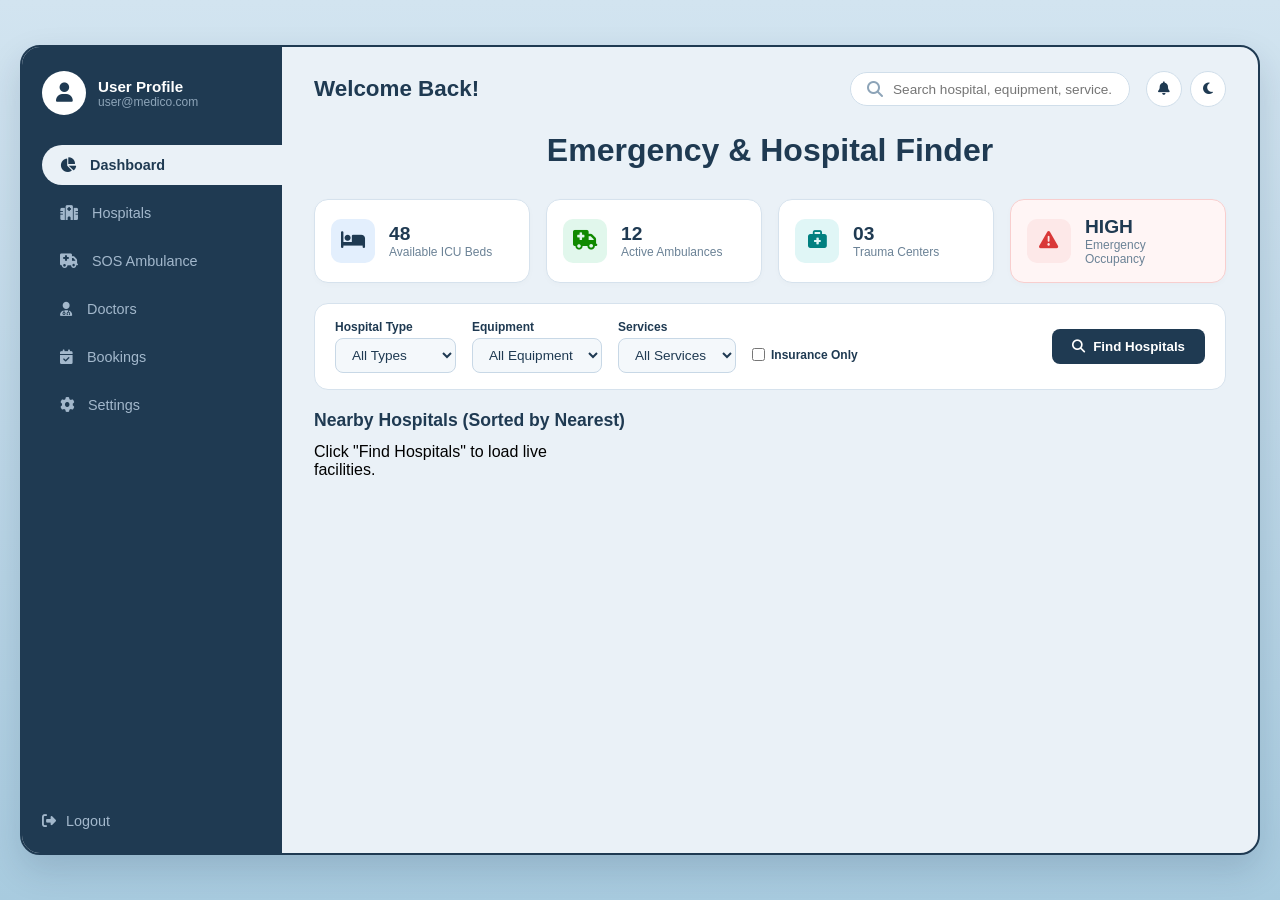
<file: index.html>
<!DOCTYPE html>
<html lang="en">
<head>
    <meta charset="UTF-8">
    <meta name="viewport" content="width=device-width, initial-scale=1.0">
    <title>Medico - Emergency & Healthcare Dashboard</title>
    <link rel="stylesheet" href="style.css">
    <!-- FontAwesome Icons -->
    <link rel="stylesheet" href="https://cdnjs.cloudflare.com/ajax/libs/font-awesome/6.4.0/css/all.min.css">
</head>
<body>

    <div class="dashboard-container">

        <!-- Dark Blue Sidebar -->
        <aside class="sidebar">
            <div class="profile-section">
                <div class="avatar-box">
                    <i class="fa-solid fa-user"></i>
                </div>
                <div class="user-info">
                    <h3>User Profile</h3>
                    <p>user@medico.com</p>
                </div>
            </div>

            <nav class="sidebar-menu">
                <ul>
                    <li class="active"><a href="#"><i class="fa-solid fa-chart-pie"></i> Dashboard</a></li>
                    <li><a href="#"><i class="fa-solid fa-hospital"></i> Hospitals</a></li>
                    <li><a href="#"><i class="fa-solid fa-truck-medical"></i> SOS Ambulance</a></li>
                    <li><a href="#"><i class="fa-solid fa-user-doctor"></i> Doctors</a></li>
                    <li><a href="#"><i class="fa-solid fa-calendar-check"></i> Bookings</a></li>
                    <li><a href="#"><i class="fa-solid fa-gear"></i> Settings</a></li>
                </ul>
            </nav>

            <div class="sidebar-footer">
                <a href="login.html" class="logout-btn"><i class="fa-solid fa-right-from-bracket"></i> Logout</a>
            </div>
        </aside>

        <!-- Main Dashboard View Area -->
        <main class="main-content">

            <!-- Top Header & Search Bar -->
            <header class="top-header">
                <h2>Welcome Back!</h2>
                <div class="header-controls">
                    <div class="search-box">
                        <i class="fa-solid fa-magnifying-glass"></i>
                        <input type="text" placeholder="Search hospital, equipment, service...">
                    </div>
                    <div class="icon-group">
                        <button class="icon-btn"><i class="fa-solid fa-bell"></i></button>
                        <button class="icon-btn"><i class="fa-solid fa-moon"></i></button>
                    </div>
                </div>
            </header>

            <!-- Section Title -->
            <div class="dashboard-banner">
                <h1>Emergency & Hospital Finder</h1>
            </div>

            <!-- Overview Metric Cards (KPI Row) -->
            <section class="overview-grid">
                <div class="metric-card">
                    <div class="card-icon bg-blue"><i class="fa-solid fa-bed"></i></div>
                    <div class="card-info">
                        <h3>48</h3>
                        <p>Available ICU Beds</p>
                    </div>
                </div>

                <div class="metric-card">
                    <div class="card-icon bg-green"><i class="fa-solid fa-truck-medical"></i></div>
                    <div class="card-info">
                        <h3>12</h3>
                        <p>Active Ambulances</p>
                    </div>
                </div>

                <div class="metric-card">
                    <div class="card-icon bg-teal"><i class="fa-solid fa-briefcase-medical"></i></div>
                    <div class="card-info">
                        <h3>03</h3>
                        <p>Trauma Centers</p>
                    </div>
                </div>

                <div class="metric-card card-alert">
                    <div class="card-icon bg-red"><i class="fa-solid fa-triangle-exclamation"></i></div>
                    <div class="card-info">
                        <h3>HIGH</h3>
                        <p>Emergency Occupancy</p>
                    </div>
                </div>
            </section>

            <!-- Middle Filter Row -->
            <section class="filter-panel">
                <div class="filter-group">
                    <label>Hospital Type</label>
                    <select id="typeFilter">
                        <option value="">All Types</option>
                        <option value="Government">Government</option>
                        <option value="Private">Private</option>
                    </select>
                </div>

                <div class="filter-group">
                    <label>Equipment</label>
                    <select id="equipmentFilter">
                        <option value="">All Equipment</option>
                        <option value="X-Ray">X-Ray</option>
                        <option value="CT Scan">CT Scan</option>
                        <option value="MRI Machine">MRI Machine</option>
                    </select>
                </div>

                <div class="filter-group">
                    <label>Services</label>
                    <select id="serviceFilter">
                        <option value="">All Services</option>
                        <option value="Blood Test">Blood Test</option>
                        <option value="ECG">ECG</option>
                        <option value="Ultrasound">Ultrasound</option>
                    </select>
                </div>

                <div class="filter-group checkbox-group">
                    <label><input type="checkbox" id="insuranceFilter"> Insurance Only</label>
                </div>

                <button id="searchBtn" class="search-btn" onclick="findHospitals()">
                    <i class="fa-solid fa-magnifying-glass"></i> Find Hospitals
                </button>
            </section>

            <!-- Results Section Grid -->
            <section class="results-section">
                <h3>Nearby Hospitals (Sorted by Nearest)</h3>
                <div id="hospitalList" class="hospital-grid">
                    <p class="placeholder-text">Click "Find Hospitals" to load live facilities.</p>
                </div>
            </section>

        </main>
    </div>

    <!-- Modal for Doctor Schedule & Details -->
    <div id="detailsModal" class="modal">
        <div class="modal-content">
            <span class="close-btn" onclick="closeModal()">&times;</span>
            <h2 id="modalHospitalName">Hospital Details</h2>
            <p id="modalBeds">Available Beds: --</p>
            <p id="modalInsurance">Accepts Insurance: --</p>
            <h3>Available Doctors & Schedule</h3>
            <div id="doctorList"></div>
            <button id="modalDirectionsBtn" class="directions-btn"><i class="fa-solid fa-location-arrow"></i> Get Navigation Directions</button>
        </div>
    </div>

    <script src="script.js"></script>
    <!-- SOS Ambulance Dispatch Modal -->
    <div id="sosModal" class="modal">
        <div class="modal-content sos-content">
            <span class="close-btn" onclick="closeModal('sosModal')">&times;</span>
            <div class="sos-header">
                <i class="fa-solid fa-truck-medical sos-icon"></i>
                <h2>Request Emergency Ambulance</h2>
            </div>
            <p>Your current location will be broadcast to the nearest available unit.</p>
            <div class="form-group">
                <label>Emergency Type</label>
                <select id="sosType">
                    <option>Cardiac Emergency</option>
                    <option>Accident / Trauma</option>
                    <option>Respiratory Distress</option>
                    <option>General Emergency</option>
                </select>
            </div>
            <button class="sos-confirm-btn" onclick="triggerSOS()">🚨 Dispatch Nearest Ambulance Now</button>
            <div id="sosStatus" class="sos-status"></div>
        </div>
    </div>

    <!-- Doctor List Modal -->
    <div id="allDoctorsModal" class="modal">
        <div class="modal-content">
            <span class="close-btn" onclick="closeModal('allDoctorsModal')">&times;</span>
            <h2>On-Duty Specialists Directory</h2>
            <div id="globalDoctorList" class="doc-directory"></div>
        </div>
    </div>

    <!-- Appointment Booking Modal -->
    <div id="bookingModal" class="modal">
        <div class="modal-content">
            <span class="close-btn" onclick="closeModal('bookingModal')">&times;</span>
            <h2>Book OPD Appointment</h2>
            <form onsubmit="confirmBooking(event)">
                <div class="form-group">
                    <label>Patient Full Name</label>
                    <input type="text" id="patientName" placeholder="Enter patient name" required>
                </div>
                <div class="form-group">
                    <label>Select Hospital</label>
                    <select id="bookingHospital">
                        <option>Sub District Hospital Panvel</option>
                        <option>MGM Hospital & Research Centre</option>
                        <option>Lifeline Hospital Panvel</option>
                    </select>
                </div>
                <div class="form-group">
                    <label>Preferred Date</label>
                    <input type="date" id="bookingDate" required>
                </div>
                <button type="submit" class="search-btn" style="width: 100%; margin-top: 10px;">Confirm Appointment</button>
            </form>
            <div id="bookingConfirmation"></div>
        </div>
    </div>
</body>
</html>
</file>
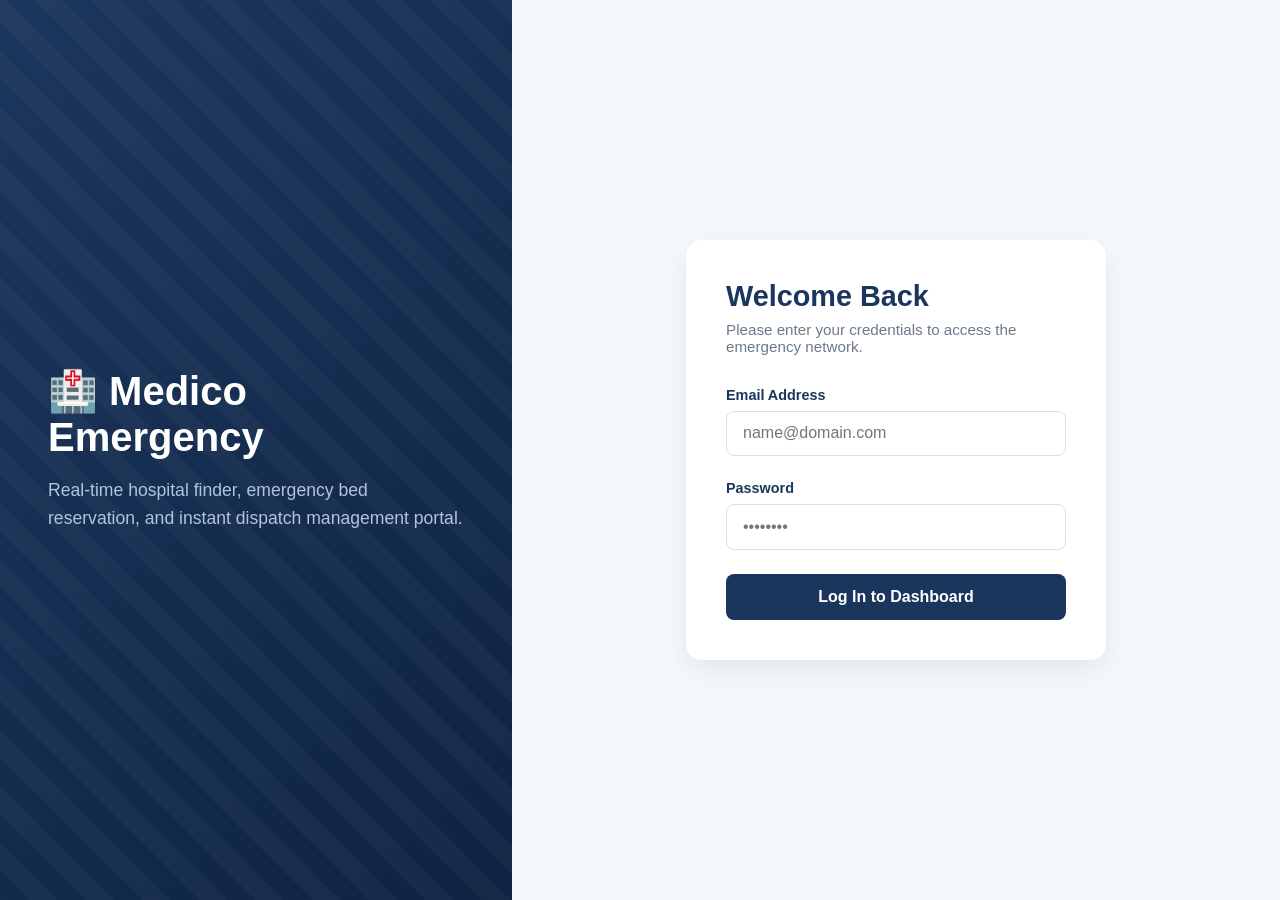
<file: login.html>
<!DOCTYPE html>
<html lang="en">
<head>
    <meta charset="UTF-8">
    <meta name="viewport" content="width=device-width, initial-scale=1.0">
    <title>Medico - Emergency Portal Login</title>
    <style>
        * {
            margin: 0;
            padding: 0;
            box-sizing: border-box;
            font-family: 'Segoe UI', Tahoma, Geneva, Verdana, sans-serif;
        }

        body {
            display: flex;
            height: 100vh;
            background-color: #eef4f8;
        }

        /* Left Split Panel - Dark Blue with Striped Pattern */
        .login-sidebar {
            width: 40%;
            background: linear-gradient(135deg, #1b365d 0%, #0f2342 100%);
            position: relative;
            display: flex;
            flex-direction: column;
            justify-content: center;
            padding: 3rem;
            color: #ffffff;
            overflow: hidden;
        }

        /* Diagonal Subtle Dark Stripe Decorative Overlay */
        .login-sidebar::before {
            content: '';
            position: absolute;
            top: -50%;
            left: -50%;
            width: 200%;
            height: 200%;
            background: repeating-linear-gradient(
                45deg,
                rgba(255, 255, 255, 0.03),
                rgba(255, 255, 255, 0.03) 20px,
                transparent 20px,
                transparent 40px
            );
            pointer-events: none;
        }

        .brand-content {
            position: relative;
            z-index: 2;
        }

        .brand-content h1 {
            font-size: 2.5rem;
            margin-bottom: 1rem;
            font-weight: 700;
        }

        .brand-content p {
            color: #b0c4de;
            font-size: 1.1rem;
            line-height: 1.6;
        }

        /* Right Split Panel - Clean Muted Blue Form */
        .login-form-container {
            width: 60%;
            display: flex;
            justify-content: center;
            align-items: center;
            background-color: #f4f8fb;
        }

        .login-card {
            background: #ffffff;
            width: 100%;
            max-width: 420px;
            padding: 2.5rem;
            border-radius: 16px;
            box-shadow: 0 10px 25px rgba(27, 54, 93, 0.08);
        }

        .login-card h2 {
            color: #1b365d;
            margin-bottom: 0.5rem;
            font-size: 1.8rem;
        }

        .login-card p {
            color: #6c7a89;
            margin-bottom: 2rem;
            font-size: 0.95rem;
        }

        .form-group {
            margin-bottom: 1.5rem;
        }

        .form-group label {
            display: block;
            color: #1b365d;
            font-weight: 600;
            margin-bottom: 0.5rem;
            font-size: 0.9rem;
        }

        .form-group input {
            width: 100%;
            padding: 0.8rem 1rem;
            border: 1.5px solid #dcdfe6;
            border-radius: 8px;
            font-size: 1rem;
            outline: none;
            transition: border-color 0.2s;
        }

        .form-group input:focus {
            border-color: #1b365d;
        }

        .login-btn {
            width: 100%;
            padding: 0.9rem;
            background-color: #1b365d;
            color: #ffffff;
            border: none;
            border-radius: 8px;
            font-size: 1rem;
            font-weight: 600;
            cursor: pointer;
            transition: background 0.2s;
        }

        .login-btn:hover {
            background-color: #0f2342;
        }

        @media (max-width: 768px) {
            body {
                flex-direction: column;
            }
            .login-sidebar, .login-form-container {
                width: 100%;
            }
            .login-sidebar {
                padding: 2rem;
            }
        }
    </style>
</head>
<body>

    <!-- Left Striped Dark Blue Section -->
    <div class="login-sidebar">
        <div class="brand-content">
            <h1>🏥 Medico Emergency</h1>
            <p>Real-time hospital finder, emergency bed reservation, and instant dispatch management portal.</p>
        </div>
    </div>

    <!-- Right Login Form Section -->
    <div class="login-form-container">
        <div class="login-card">
            <h2>Welcome Back</h2>
            <p>Please enter your credentials to access the emergency network.</p>

            <form action="index.html" method="GET">
                <div class="form-group">
                    <label for="email">Email Address</label>
                    <input type="email" id="email" placeholder="name@domain.com" required>
                </div>

                <div class="form-group">
                    <label for="password">Password</label>
                    <input type="password" id="password" placeholder="••••••••" required>
                </div>

                <button type="submit" class="login-btn">Log In to Dashboard</button>
            </form>
        </div>
    </div>

</body>
</html>
</file>
<file: style.css>
* {
    margin: 0;
    padding: 0;
    box-sizing: border-box;
    font-family: 'Segoe UI', -apple-system, BlinkMacSystemFont, Roboto, sans-serif;
}

body {
    background-color: #c0d8e8;
    background: linear-gradient(180deg, #d2e4f0 0%, #a8cbdf 100%);
    min-height: 100vh;
    display: flex;
    justify-content: center;
    align-items: center;
    padding: 20px;
}

/* Outer Canvas Container */
.dashboard-container {
    width: 100%;
    max-width: 1350px;
    height: 90vh;
    background-color: #eaf1f7;
    border-radius: 20px;
    display: flex;
    overflow: hidden;
    box-shadow: 0 15px 35px rgba(15, 35, 66, 0.15);
    border: 2px solid #1f3a52;
}

/* --- Dark Blue Sidebar Navigation --- */
.sidebar {
    width: 260px;
    background-color: #1f3a52;
    color: #ffffff;
    display: flex;
    flex-direction: column;
    padding: 24px 0 24px 20px;
}

.profile-section {
    display: flex;
    align-items: center;
    gap: 12px;
    margin-bottom: 30px;
    padding-right: 20px;
}

.avatar-box {
    width: 44px;
    height: 44px;
    background-color: #ffffff;
    color: #1f3a52;
    border-radius: 50%;
    display: flex;
    align-items: center;
    justify-content: center;
    font-size: 1.2rem;
}

.user-info h3 {
    font-size: 0.95rem;
    font-weight: 600;
}

.user-info p {
    font-size: 0.75rem;
    color: #8da4b8;
}

.sidebar-menu {
    flex: 1;
}

.sidebar-menu ul {
    list-style: none;
}

.sidebar-menu li {
    margin-bottom: 8px;
    position: relative;
}

.sidebar-menu a {
    display: flex;
    align-items: center;
    gap: 14px;
    color: #a3b8cc;
    text-decoration: none;
    padding: 12px 18px;
    font-size: 0.9rem;
    font-weight: 500;
    border-top-left-radius: 25px;
    border-bottom-left-radius: 25px;
    transition: all 0.2s ease;
}

.sidebar-menu li.active a, .sidebar-menu a:hover {
    background-color: #eaf1f7;
    color: #1f3a52;
    font-weight: 600;
}

.sidebar-footer {
    padding-right: 20px;
}

.logout-btn {
    color: #a3b8cc;
    text-decoration: none;
    font-size: 0.9rem;
    display: flex;
    align-items: center;
    gap: 10px;
}

/* --- Main Dashboard Area --- */
.main-content {
    flex: 1;
    padding: 24px 32px;
    overflow-y: auto;
    display: flex;
    flex-direction: column;
    gap: 20px;
}

/* Top Header */
.top-header {
    display: flex;
    justify-content: space-between;
    align-items: center;
}

.top-header h2 {
    color: #1f3a52;
    font-size: 1.4rem;
}

.header-controls {
    display: flex;
    align-items: center;
    gap: 16px;
}

.search-box {
    background-color: #ffffff;
    display: flex;
    align-items: center;
    padding: 8px 16px;
    border-radius: 20px;
    width: 280px;
    gap: 10px;
    border: 1px solid #d0deea;
}

.search-box input {
    border: none;
    outline: none;
    width: 100%;
    font-size: 0.85rem;
    color: #1f3a52;
}

.search-box i {
    color: #8da4b8;
}

.icon-group {
    display: flex;
    gap: 8px;
}

.icon-btn {
    background-color: #ffffff;
    border: 1px solid #d0deea;
    width: 36px;
    height: 36px;
    border-radius: 50%;
    display: flex;
    align-items: center;
    justify-content: center;
    color: #1f3a52;
    cursor: pointer;
}

/* Dashboard Banner Title */
.dashboard-banner h1 {
    color: #1f3a52;
    font-size: 2rem;
    text-align: center;
    margin: 5px 0 10px 0;
}

/* Overview Metric Cards (KPI Row) */
.overview-grid {
    display: grid;
    grid-template-columns: repeat(4, 1fr);
    gap: 16px;
}

.metric-card {
    background-color: #ffffff;
    padding: 16px;
    border-radius: 14px;
    display: flex;
    align-items: center;
    gap: 14px;
    border: 1px solid #d6e2ed;
    box-shadow: 0 2px 6px rgba(0,0,0,0.02);
}

.card-icon {
    width: 44px;
    height: 44px;
    border-radius: 10px;
    display: flex;
    align-items: center;
    justify-content: center;
    font-size: 1.2rem;
}

.bg-blue { background-color: #e3effd; color: #1f3a52; }
.bg-green { background-color: #e1f7ec; color: #108a00; }
.bg-teal { background-color: #e0f6f6; color: #008080; }
.bg-red { background-color: #fde8e8; color: #d93838; }

.card-alert {
    background-color: #fff5f5;
    border-color: #f8cece;
}

.card-info h3 {
    font-size: 1.2rem;
    color: #1f3a52;
}

.card-info p {
    font-size: 0.75rem;
    color: #6b8296;
}

/* Filter Panel */
.filter-panel {
    background-color: #ffffff;
    padding: 16px 20px;
    border-radius: 14px;
    display: flex;
    align-items: center;
    gap: 16px;
    border: 1px solid #d6e2ed;
    flex-wrap: wrap;
}

.filter-group {
    display: flex;
    flex-direction: column;
    gap: 4px;
}

.filter-group label {
    font-size: 0.75rem;
    font-weight: 600;
    color: #1f3a52;
}

.filter-group select {
    padding: 8px 12px;
    border-radius: 8px;
    border: 1px solid #c8d8e6;
    background-color: #f4f8fb;
    color: #1f3a52;
    outline: none;
    font-size: 0.85rem;
}

.checkbox-group label {
    display: flex;
    align-items: center;
    gap: 6px;
    margin-top: 16px;
    cursor: pointer;
}

.search-btn {
    margin-left: auto;
    background-color: #1f3a52;
    color: #ffffff;
    border: none;
    padding: 10px 20px;
    border-radius: 8px;
    font-weight: 600;
    cursor: pointer;
    display: flex;
    align-items: center;
    gap: 8px;
}

/* Hospital Grid Section */
.results-section h3 {
    color: #1f3a52;
    font-size: 1.1rem;
    margin-bottom: 12px;
}

.hospital-grid {
    display: grid;
    grid-template-columns: repeat(auto-fill, minmax(280px, 1fr));
    gap: 16px;
}

.hospital-card {
    background-color: #ffffff;
    padding: 18px;
    border-radius: 14px;
    border: 1px solid #d6e2ed;
    display: flex;
    flex-direction: column;
    gap: 8px;
    position: relative;
}

.badge {
    align-self: flex-start;
    padding: 4px 10px;
    border-radius: 12px;
    font-size: 0.7rem;
    font-weight: 700;
}

.badge-govt { background-color: #e3f2fd; color: #1976d2; }
.badge-pvt { background-color: #f3e5f5; color: #7b1fa2; }

.hospital-card h3 {
    color: #1f3a52;
    font-size: 1rem;
}

.hospital-card p {
    font-size: 0.8rem;
    color: #52677a;
}

.action-btn {
    margin-top: 8px;
    background-color: #eaf1f7;
    color: #1f3a52;
    border: 1px solid #1f3a52;
    padding: 8px;
    border-radius: 8px;
    font-weight: 600;
    font-size: 0.8rem;
    cursor: pointer;
    transition: all 0.2s ease;
}

.action-btn:hover {
    background-color: #1f3a52;
    color: #ffffff;
}

/* Modal Styling */
.modal {
    display: none;
    position: fixed;
    top: 0; left: 0;
    width: 100%; height: 100%;
    background-color: rgba(15, 35, 66, 0.5);
    justify-content: center;
    align-items: center;
    z-index: 1000;
}

.modal-content {
    background-color: #ffffff;
    padding: 24px;
    border-radius: 16px;
    width: 90%;
    max-width: 480px;
    position: relative;
    display: flex;
    flex-direction: column;
    gap: 12px;
}

.close-btn {
    position: absolute;
    top: 16px; right: 20px;
    font-size: 1.5rem;
    cursor: pointer;
    color: #1f3a52;
}

.directions-btn {
    background-color: #108a00;
    color: #ffffff;
    border: none;
    padding: 10px;
    border-radius: 8px;
    font-weight: 600;
    cursor: pointer;
    margin-top: 10px;
}
/* SOS Modal Specifics */
.sos-header {
    display: flex;
    align-items: center;
    gap: 12px;
    color: #d93838;
}

.sos-icon {
    font-size: 2rem;
}

.sos-confirm-btn {
    background-color: #d93838;
    color: #ffffff;
    border: none;
    padding: 12px;
    border-radius: 8px;
    font-weight: bold;
    cursor: pointer;
    width: 100%;
    margin-top: 10px;
}

.doc-directory p {
    padding: 8px 0;
    border-bottom: 1px solid #e0e0e0;
    font-size: 0.9rem;
    color: #1f3a52;
}

/* --- Corrected Dark Mode Theme --- */
body.dark-theme {
    background: #0b1724;
}

body.dark-theme .dashboard-container {
    background-color: #122334;
    border-color: #243c53;
}

body.dark-theme .main-content,
body.dark-theme .top-header h2,
body.dark-theme .dashboard-banner h1,
body.dark-theme .results-section h3,
body.dark-theme .hospital-card h3,
body.dark-theme .filter-group label,
body.dark-theme .checkbox-group label,
body.dark-theme .placeholder-text {
    color: #ffffff !important;
}

/* Metric Card Numbers & Labels */
body.dark-theme .metric-card {
    background-color: #1a3148;
    border-color: #2b4966;
}

body.dark-theme .card-info h3 {
    color: #ffffff !important;
}

body.dark-theme .card-info p {
    color: #a0b6cc !important;
}

body.dark-theme .card-alert {
    background-color: #2a1b22;
    border-color: #5c232a;
}

body.dark-theme .card-alert .card-info h3 {
    color: #ff6b6b !important;
}

body.dark-theme .card-alert .card-info p {
    color: #f8a5a5 !important;
}

/* Filter Section & Inputs */
body.dark-theme .filter-panel {
    background-color: #1a3148;
    border-color: #2b4966;
}

body.dark-theme .filter-group select {
    background-color: #122334;
    color: #ffffff;
    border-color: #315170;
}

body.dark-theme .filter-group select option {
    background-color: #122334;
    color: #ffffff;
}

/* Search Box & Top Icons */
body.dark-theme .search-box {
    background-color: #1a3148;
    border-color: #2b4966;
}

body.dark-theme .search-box input {
    background-color: transparent;
    color: #ffffff;
}

body.dark-theme .search-box input::placeholder {
    color: #8da4b8;
}

body.dark-theme .icon-btn {
    background-color: #1a3148;
    border-color: #2b4966;
    color: #ffffff;
}

/* Hospital Cards */
body.dark-theme .hospital-card {
    background-color: #1a3148;
    border-color: #2b4966;
}

body.dark-theme .hospital-card p {
    color: #c0d1e0;
}

body.dark-theme .action-btn {
    background-color: #122334;
    color: #ffffff;
    border-color: #436688;
}

body.dark-theme .action-btn:hover {
    background-color: #ffffff;
    color: #122334;
}
</file>
